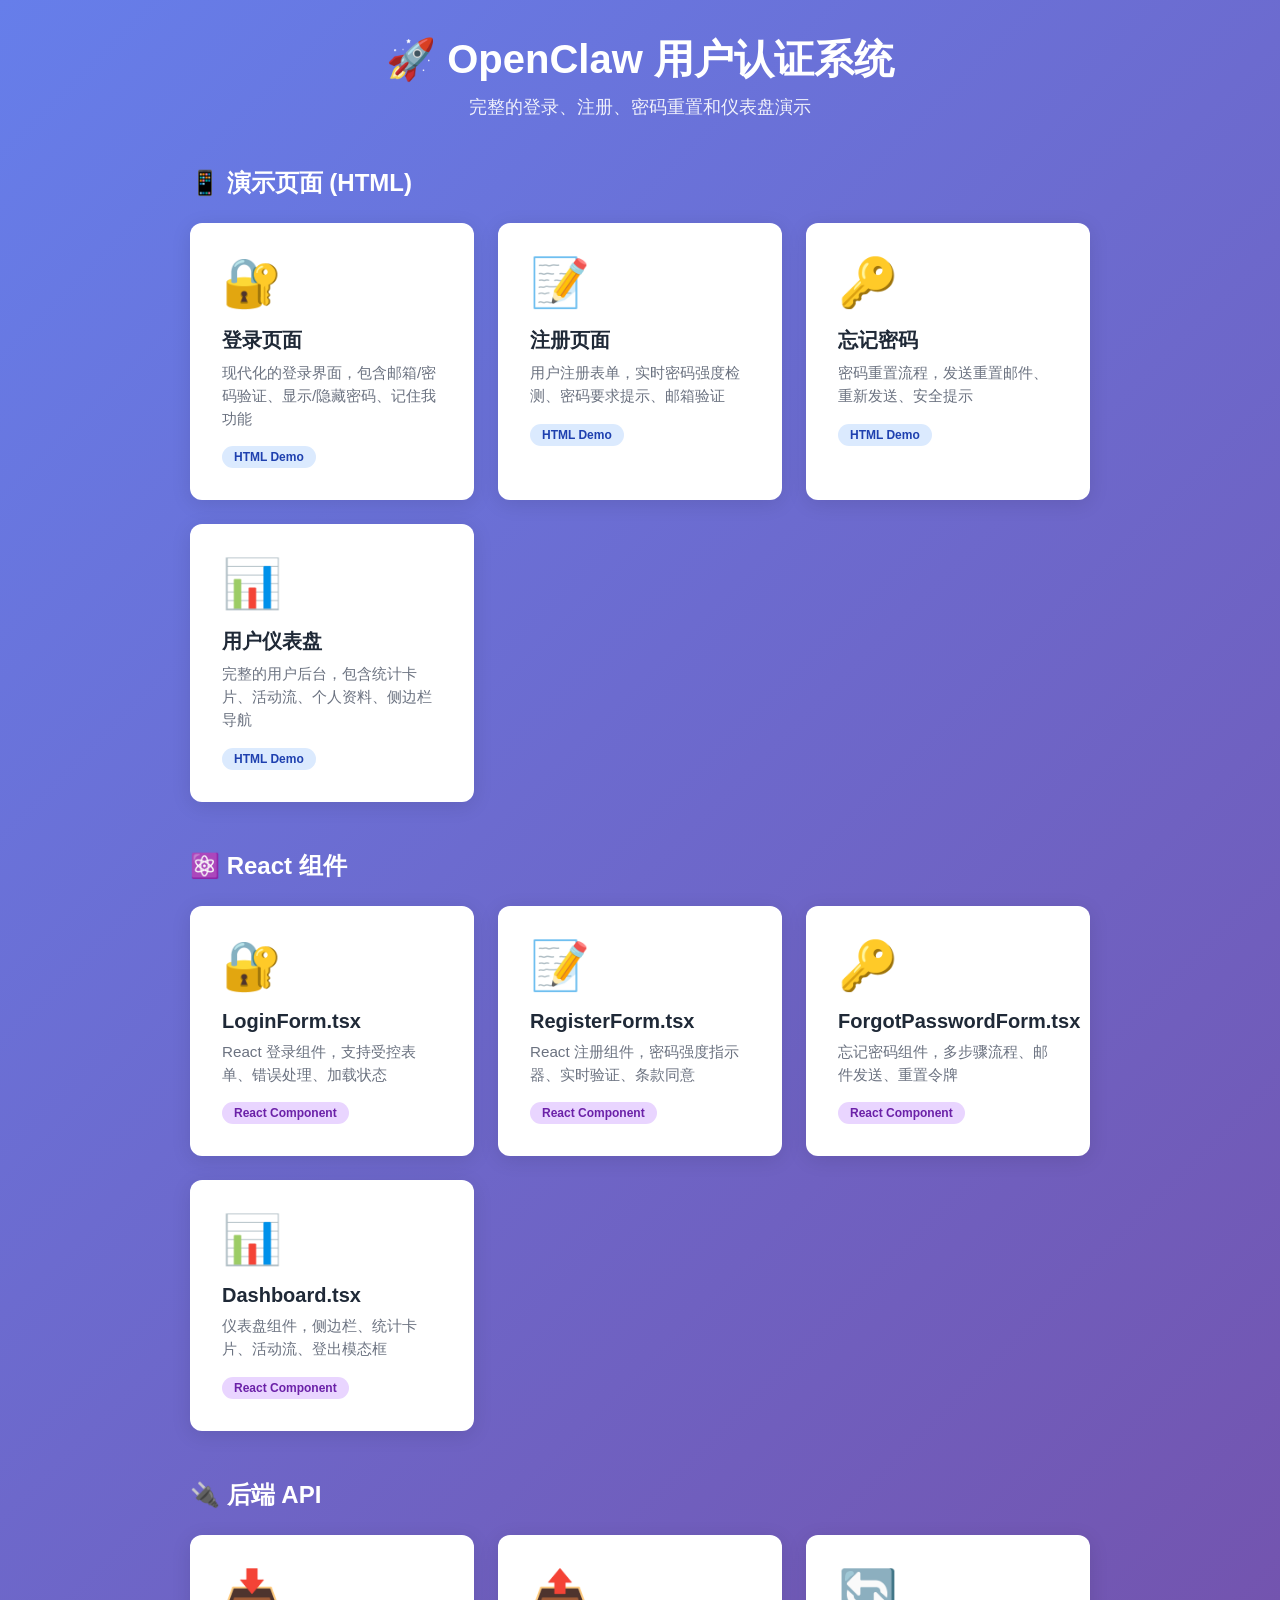
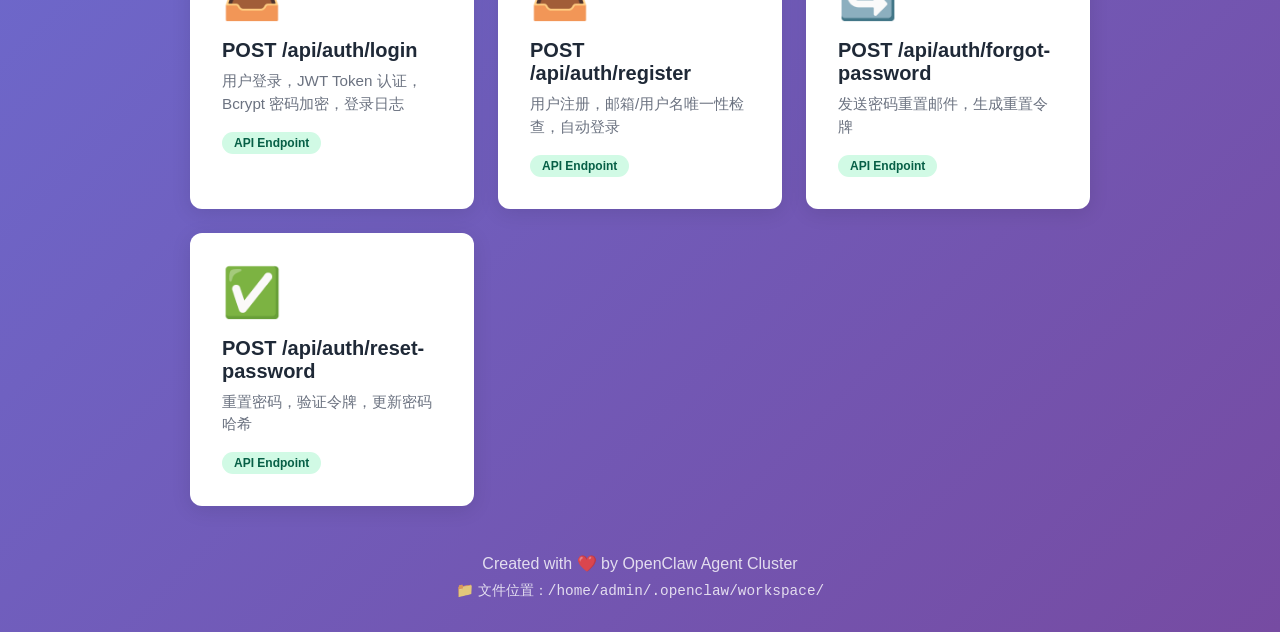
<file: demo/index.html>
<!DOCTYPE html>
<html lang="zh-CN">
<head>
  <meta charset="UTF-8">
  <meta name="viewport" content="width=device-width, initial-scale=1.0">
  <title>OpenClaw 用户认证系统 - 演示中心</title>
  <style>
    * { margin: 0; padding: 0; box-sizing: border-box; }
    body {
      font-family: -apple-system, BlinkMacSystemFont, 'Segoe UI', Roboto, sans-serif;
      background: linear-gradient(135deg, #667eea 0%, #764ba2 100%);
      min-height: 100vh;
      padding: 2rem;
    }
    .container { max-width: 900px; margin: 0 auto; }
    .header { text-align: center; color: white; margin-bottom: 3rem; }
    .header h1 { font-size: 2.5rem; margin-bottom: 0.5rem; }
    .header p { font-size: 1.1rem; opacity: 0.9; }
    .grid { display: grid; grid-template-columns: repeat(auto-fit, minmax(280px, 1fr)); gap: 1.5rem; }
    .card {
      background: white; border-radius: 12px; padding: 2rem;
      box-shadow: 0 4px 20px rgba(0,0,0,0.1);
      transition: transform 0.2s, box-shadow 0.2s;
      text-decoration: none; color: inherit;
    }
    .card:hover { transform: translateY(-4px); box-shadow: 0 8px 30px rgba(0,0,0,0.15); }
    .card .icon { font-size: 3rem; margin-bottom: 1rem; }
    .card h2 { font-size: 1.25rem; color: #1f2937; margin-bottom: 0.5rem; }
    .card p { color: #6b7280; font-size: 0.95rem; line-height: 1.5; }
    .card .badge {
      display: inline-block; padding: 0.25rem 0.75rem;
      border-radius: 999px; font-size: 0.75rem; font-weight: 600;
      margin-top: 1rem;
    }
    .badge.demo { background: #dbeafe; color: #1e40af; }
    .badge.react { background: #e9d5ff; color: #6b21a8; }
    .badge.api { background: #d1fae5; color: #065f46; }
    .footer { text-align: center; color: white; margin-top: 3rem; opacity: 0.8; }
    .section-title { color: white; margin-bottom: 1.5rem; font-size: 1.5rem; }
  </style>
</head>
<body>
  <div class="container">
    <div class="header">
      <h1>🚀 OpenClaw 用户认证系统</h1>
      <p>完整的登录、注册、密码重置和仪表盘演示</p>
    </div>

    <h2 class="section-title">📱 演示页面 (HTML)</h2>
    <div class="grid">
      <a href="login-preview.html" class="card">
        <div class="icon">🔐</div>
        <h2>登录页面</h2>
        <p>现代化的登录界面，包含邮箱/密码验证、显示/隐藏密码、记住我功能</p>
        <span class="badge demo">HTML Demo</span>
      </a>

      <a href="register-preview.html" class="card">
        <div class="icon">📝</div>
        <h2>注册页面</h2>
        <p>用户注册表单，实时密码强度检测、密码要求提示、邮箱验证</p>
        <span class="badge demo">HTML Demo</span>
      </a>

      <a href="forgot-password-preview.html" class="card">
        <div class="icon">🔑</div>
        <h2>忘记密码</h2>
        <p>密码重置流程，发送重置邮件、重新发送、安全提示</p>
        <span class="badge demo">HTML Demo</span>
      </a>

      <a href="dashboard-preview.html" class="card">
        <div class="icon">📊</div>
        <h2>用户仪表盘</h2>
        <p>完整的用户后台，包含统计卡片、活动流、个人资料、侧边栏导航</p>
        <span class="badge demo">HTML Demo</span>
      </a>
    </div>

    <h2 class="section-title" style="margin-top: 3rem;">⚛️ React 组件</h2>
    <div class="grid">
      <div class="card">
        <div class="icon">🔐</div>
        <h2>LoginForm.tsx</h2>
        <p>React 登录组件，支持受控表单、错误处理、加载状态</p>
        <span class="badge react">React Component</span>
      </div>

      <div class="card">
        <div class="icon">📝</div>
        <h2>RegisterForm.tsx</h2>
        <p>React 注册组件，密码强度指示器、实时验证、条款同意</p>
        <span class="badge react">React Component</span>
      </div>

      <div class="card">
        <div class="icon">🔑</div>
        <h2>ForgotPasswordForm.tsx</h2>
        <p>忘记密码组件，多步骤流程、邮件发送、重置令牌</p>
        <span class="badge react">React Component</span>
      </div>

      <div class="card">
        <div class="icon">📊</div>
        <h2>Dashboard.tsx</h2>
        <p>仪表盘组件，侧边栏、统计卡片、活动流、登出模态框</p>
        <span class="badge react">React Component</span>
      </div>
    </div>

    <h2 class="section-title" style="margin-top: 3rem;">🔌 后端 API</h2>
    <div class="grid">
      <div class="card">
        <div class="icon">📥</div>
        <h2>POST /api/auth/login</h2>
        <p>用户登录，JWT Token 认证，Bcrypt 密码加密，登录日志</p>
        <span class="badge api">API Endpoint</span>
      </div>

      <div class="card">
        <div class="icon">📤</div>
        <h2>POST /api/auth/register</h2>
        <p>用户注册，邮箱/用户名唯一性检查，自动登录</p>
        <span class="badge api">API Endpoint</span>
      </div>

      <div class="card">
        <div class="icon">🔄</div>
        <h2>POST /api/auth/forgot-password</h2>
        <p>发送密码重置邮件，生成重置令牌</p>
        <span class="badge api">API Endpoint</span>
      </div>

      <div class="card">
        <div class="icon">✅</div>
        <h2>POST /api/auth/reset-password</h2>
        <p>重置密码，验证令牌，更新密码哈希</p>
        <span class="badge api">API Endpoint</span>
      </div>
    </div>

    <div class="footer">
      <p>Created with ❤️ by OpenClaw Agent Cluster</p>
      <p style="margin-top: 0.5rem; font-size: 0.9rem;">
        📁 文件位置：<code>/home/admin/.openclaw/workspace/</code>
      </p>
    </div>
  </div>

  <script>
    console.log('%c🎉 OpenClaw 用户认证系统', 'font-size: 20px; color: #667eea; font-weight: bold;');
    console.log('\n📁 文件结构:');
    console.log('  demo/          - HTML 演示页面');
    console.log('  src/components - React 组件');
    console.log('  src/api/auth   - 后端 API');
    console.log('  src/utils      - 工具函数');
    console.log('\n🚀 开始使用：打开任意一个演示页面查看效果！');
  </script>
</body>
</html>
</file>
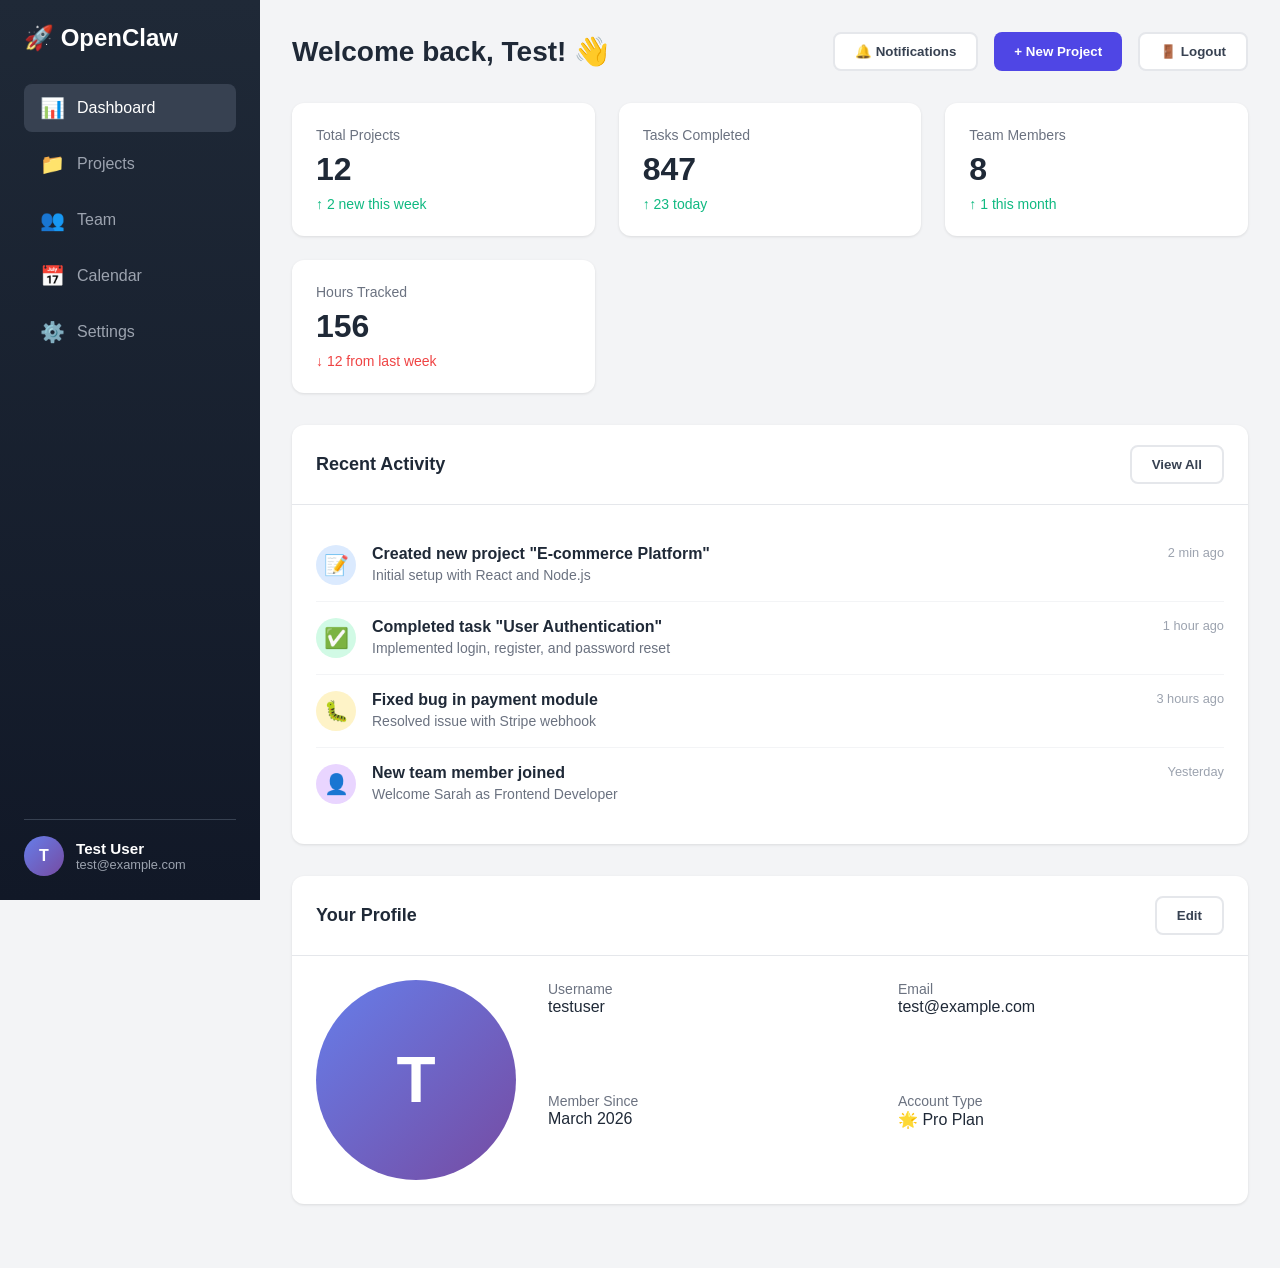
<file: demo/dashboard-preview.html>
<!DOCTYPE html>
<html lang="zh-CN">
<head>
  <meta charset="UTF-8">
  <meta name="viewport" content="width=device-width, initial-scale=1.0">
  <title>用户仪表盘 - OpenClaw</title>
  <style>
    * { margin: 0; padding: 0; box-sizing: border-box; }
    body { font-family: -apple-system, BlinkMacSystemFont, 'Segoe UI', Roboto, sans-serif; background: #f3f4f6; }
    
    /* Sidebar */
    .sidebar {
      position: fixed; left: 0; top: 0; bottom: 0; width: 260px;
      background: linear-gradient(180deg, #1f2937 0%, #111827 100%);
      color: #ffffff; padding: 1.5rem; display: flex; flex-direction: column;
    }
    .logo { font-size: 1.5rem; font-weight: 700; margin-bottom: 2rem; display: flex; align-items: center; gap: 0.5rem; }
    .nav-menu { list-style: none; flex: 1; }
    .nav-menu li { margin-bottom: 0.5rem; }
    .nav-menu a {
      display: flex; align-items: center; gap: 0.75rem; padding: 0.75rem 1rem;
      color: #9ca3af; text-decoration: none; border-radius: 8px; transition: all 0.2s;
    }
    .nav-menu a:hover, .nav-menu a.active { background: #374151; color: #ffffff; }
    .nav-menu .icon { font-size: 1.25rem; }
    .user-mini {
      display: flex; align-items: center; gap: 0.75rem; padding-top: 1rem;
      border-top: 1px solid #374151;
    }
    .avatar {
      width: 40px; height: 40px; border-radius: 50%;
      background: linear-gradient(135deg, #667eea 0%, #764ba2 100%);
      display: flex; align-items: center; justify-content: center; font-weight: 700;
    }
    .user-info { flex: 1; }
    .user-info .name { font-weight: 600; font-size: 0.95rem; }
    .user-info .email { font-size: 0.8rem; color: #9ca3af; }
    
    /* Main Content */
    .main { margin-left: 260px; padding: 2rem; }
    .header {
      display: flex; justify-content: space-between; align-items: center; margin-bottom: 2rem;
    }
    .header h1 { font-size: 1.75rem; color: #1f2937; }
    .header-actions { display: flex; gap: 1rem; }
    .btn {
      padding: 0.625rem 1.25rem; border-radius: 8px; font-weight: 600; cursor: pointer; border: none;
    }
    .btn-primary { background: #4f46e5; color: white; }
    .btn-primary:hover { background: #4338ca; }
    .btn-outline { background: white; border: 2px solid #e5e7eb; color: #374151; }
    .btn-outline:hover { border-color: #4f46e5; }
    
    /* Stats Cards */
    .stats-grid {
      display: grid; grid-template-columns: repeat(auto-fit, minmax(240px, 1fr));
      gap: 1.5rem; margin-bottom: 2rem;
    }
    .stat-card {
      background: white; padding: 1.5rem; border-radius: 12px;
      box-shadow: 0 1px 3px rgba(0,0,0,0.1);
    }
    .stat-card .label { font-size: 0.875rem; color: #6b7280; margin-bottom: 0.5rem; }
    .stat-card .value { font-size: 2rem; font-weight: 700; color: #1f2937; }
    .stat-card .change { font-size: 0.875rem; margin-top: 0.5rem; }
    .stat-card .change.up { color: #10b981; }
    .stat-card .change.down { color: #ef4444; }
    
    /* Recent Activity */
    .card { background: white; border-radius: 12px; box-shadow: 0 1px 3px rgba(0,0,0,0.1); margin-bottom: 2rem; }
    .card-header {
      padding: 1.25rem 1.5rem; border-bottom: 1px solid #e5e7eb;
      display: flex; justify-content: space-between; align-items: center;
    }
    .card-header h2 { font-size: 1.125rem; color: #1f2937; }
    .card-body { padding: 1.5rem; }
    
    /* Activity List */
    .activity-list { list-style: none; }
    .activity-item {
      display: flex; gap: 1rem; padding: 1rem 0; border-bottom: 1px solid #f3f4f6;
    }
    .activity-item:last-child { border-bottom: none; }
    .activity-icon {
      width: 40px; height: 40px; border-radius: 50%;
      display: flex; align-items: center; justify-content: center; font-size: 1.25rem;
    }
    .activity-icon.blue { background: #dbeafe; }
    .activity-icon.green { background: #d1fae5; }
    .activity-icon.yellow { background: #fef3c7; }
    .activity-icon.purple { background: #e9d5ff; }
    .activity-content { flex: 1; }
    .activity-content .title { font-weight: 600; color: #1f2937; margin-bottom: 0.25rem; }
    .activity-content .desc { font-size: 0.875rem; color: #6b7280; }
    .activity-time { font-size: 0.8rem; color: #9ca3af; white-space: nowrap; }
    
    /* Profile Section */
    .profile-grid { display: grid; grid-template-columns: 200px 1fr; gap: 2rem; }
    .profile-avatar {
      width: 200px; height: 200px; border-radius: 50%;
      background: linear-gradient(135deg, #667eea 0%, #764ba2 100%);
      display: flex; align-items: center; justify-content: center;
      font-size: 4rem; color: white; font-weight: 700; margin: 0 auto;
    }
    .profile-details { display: grid; grid-template-columns: repeat(2, 1fr); gap: 1.5rem; }
    .detail-group { }
    .detail-group label { font-size: 0.875rem; color: #6b7280; margin-bottom: 0.25rem; }
    .detail-group .value { font-size: 1rem; color: #1f2937; font-weight: 500; }
    
    /* Logout Modal */
    .modal-overlay {
      position: fixed; inset: 0; background: rgba(0,0,0,0.5);
      display: none; align-items: center; justify-content: center; z-index: 1000;
    }
    .modal-overlay.active { display: flex; }
    .modal {
      background: white; padding: 2rem; border-radius: 12px; max-width: 400px; width: 90%;
      text-align: center;
    }
    .modal h2 { margin-bottom: 0.5rem; }
    .modal p { color: #6b7280; margin-bottom: 1.5rem; }
    .modal-buttons { display: flex; gap: 1rem; justify-content: center; }
    .btn-danger { background: #ef4444; color: white; }
    .btn-danger:hover { background: #dc2626; }
    .btn-secondary { background: #e5e7eb; color: #374151; }
    
    @media (max-width: 768px) {
      .sidebar { display: none; }
      .main { margin-left: 0; }
      .profile-grid { grid-template-columns: 1fr; }
    }
  </style>
</head>
<body>
  <!-- Sidebar -->
  <aside class="sidebar">
    <div class="logo">🚀 OpenClaw</div>
    <ul class="nav-menu">
      <li><a href="#" class="active"><span class="icon">📊</span> Dashboard</a></li>
      <li><a href="#"><span class="icon">📁</span> Projects</a></li>
      <li><a href="#"><span class="icon">👥</span> Team</a></li>
      <li><a href="#"><span class="icon">📅</span> Calendar</a></li>
      <li><a href="#"><span class="icon">⚙️</span> Settings</a></li>
    </ul>
    <div class="user-mini">
      <div class="avatar" id="sidebarAvatar">U</div>
      <div class="user-info">
        <div class="name" id="sidebarName">User</div>
        <div class="email" id="sidebarEmail">user@example.com</div>
      </div>
    </div>
  </aside>

  <!-- Main Content -->
  <main class="main">
    <div class="header">
      <h1>Welcome back, <span id="headerName">User</span>! 👋</h1>
      <div class="header-actions">
        <button class="btn btn-outline" onclick="alert('Notifications')">🔔 Notifications</button>
        <button class="btn btn-primary" onclick="alert('Create new project')">+ New Project</button>
        <button class="btn btn-outline" onclick="showLogoutModal()">🚪 Logout</button>
      </div>
    </div>

    <!-- Stats -->
    <div class="stats-grid">
      <div class="stat-card">
        <div class="label">Total Projects</div>
        <div class="value">12</div>
        <div class="change up">↑ 2 new this week</div>
      </div>
      <div class="stat-card">
        <div class="label">Tasks Completed</div>
        <div class="value">847</div>
        <div class="change up">↑ 23 today</div>
      </div>
      <div class="stat-card">
        <div class="label">Team Members</div>
        <div class="value">8</div>
        <div class="change up">↑ 1 this month</div>
      </div>
      <div class="stat-card">
        <div class="label">Hours Tracked</div>
        <div class="value">156</div>
        <div class="change down">↓ 12 from last week</div>
      </div>
    </div>

    <!-- Recent Activity -->
    <div class="card">
      <div class="card-header">
        <h2>Recent Activity</h2>
        <button class="btn btn-outline" onclick="alert('View all')">View All</button>
      </div>
      <div class="card-body">
        <ul class="activity-list">
          <li class="activity-item">
            <div class="activity-icon blue">📝</div>
            <div class="activity-content">
              <div class="title">Created new project "E-commerce Platform"</div>
              <div class="desc">Initial setup with React and Node.js</div>
            </div>
            <div class="activity-time">2 min ago</div>
          </li>
          <li class="activity-item">
            <div class="activity-icon green">✅</div>
            <div class="activity-content">
              <div class="title">Completed task "User Authentication"</div>
              <div class="desc">Implemented login, register, and password reset</div>
            </div>
            <div class="activity-time">1 hour ago</div>
          </li>
          <li class="activity-item">
            <div class="activity-icon yellow">🐛</div>
            <div class="activity-content">
              <div class="title">Fixed bug in payment module</div>
              <div class="desc">Resolved issue with Stripe webhook</div>
            </div>
            <div class="activity-time">3 hours ago</div>
          </li>
          <li class="activity-item">
            <div class="activity-icon purple">👤</div>
            <div class="activity-content">
              <div class="title">New team member joined</div>
              <div class="desc">Welcome Sarah as Frontend Developer</div>
            </div>
            <div class="activity-time">Yesterday</div>
          </li>
        </ul>
      </div>
    </div>

    <!-- Profile Preview -->
    <div class="card">
      <div class="card-header">
        <h2>Your Profile</h2>
        <button class="btn btn-outline" onclick="alert('Edit profile')">Edit</button>
      </div>
      <div class="card-body">
        <div class="profile-grid">
          <div class="profile-avatar" id="profileAvatar">U</div>
          <div class="profile-details">
            <div class="detail-group">
              <label>Username</label>
              <div class="value" id="profileUsername">user</div>
            </div>
            <div class="detail-group">
              <label>Email</label>
              <div class="value" id="profileEmail">user@example.com</div>
            </div>
            <div class="detail-group">
              <label>Member Since</label>
              <div class="value">March 2026</div>
            </div>
            <div class="detail-group">
              <label>Account Type</label>
              <div class="value">🌟 Pro Plan</div>
            </div>
          </div>
        </div>
      </div>
    </div>
  </main>

  <!-- Logout Modal -->
  <div class="modal-overlay" id="logoutModal">
    <div class="modal">
      <h2>Logout?</h2>
      <p>Are you sure you want to logout from your account?</p>
      <div class="modal-buttons">
        <button class="btn btn-secondary" onclick="hideLogoutModal()">Cancel</button>
        <button class="btn btn-danger" onclick="performLogout()">Logout</button>
      </div>
    </div>
  </div>

  <script>
    // Mock user data
    const user = {
      username: 'testuser',
      email: 'test@example.com',
      name: 'Test User'
    };

    // Initialize dashboard
    function initDashboard() {
      const initial = user.username.charAt(0).toUpperCase();
      document.getElementById('sidebarAvatar').textContent = initial;
      document.getElementById('sidebarName').textContent = user.name;
      document.getElementById('sidebarEmail').textContent = user.email;
      document.getElementById('headerName').textContent = user.name.split(' ')[0];
      document.getElementById('profileAvatar').textContent = initial;
      document.getElementById('profileUsername').textContent = user.username;
      document.getElementById('profileEmail').textContent = user.email;
    }

    function showLogoutModal() {
      document.getElementById('logoutModal').classList.add('active');
    }

    function hideLogoutModal() {
      document.getElementById('logoutModal').classList.remove('active');
    }

    function performLogout() {
      alert('Logging out... Redirecting to login page.');
      hideLogoutModal();
    }

    initDashboard();
  </script>
</body>
</html>
</file>
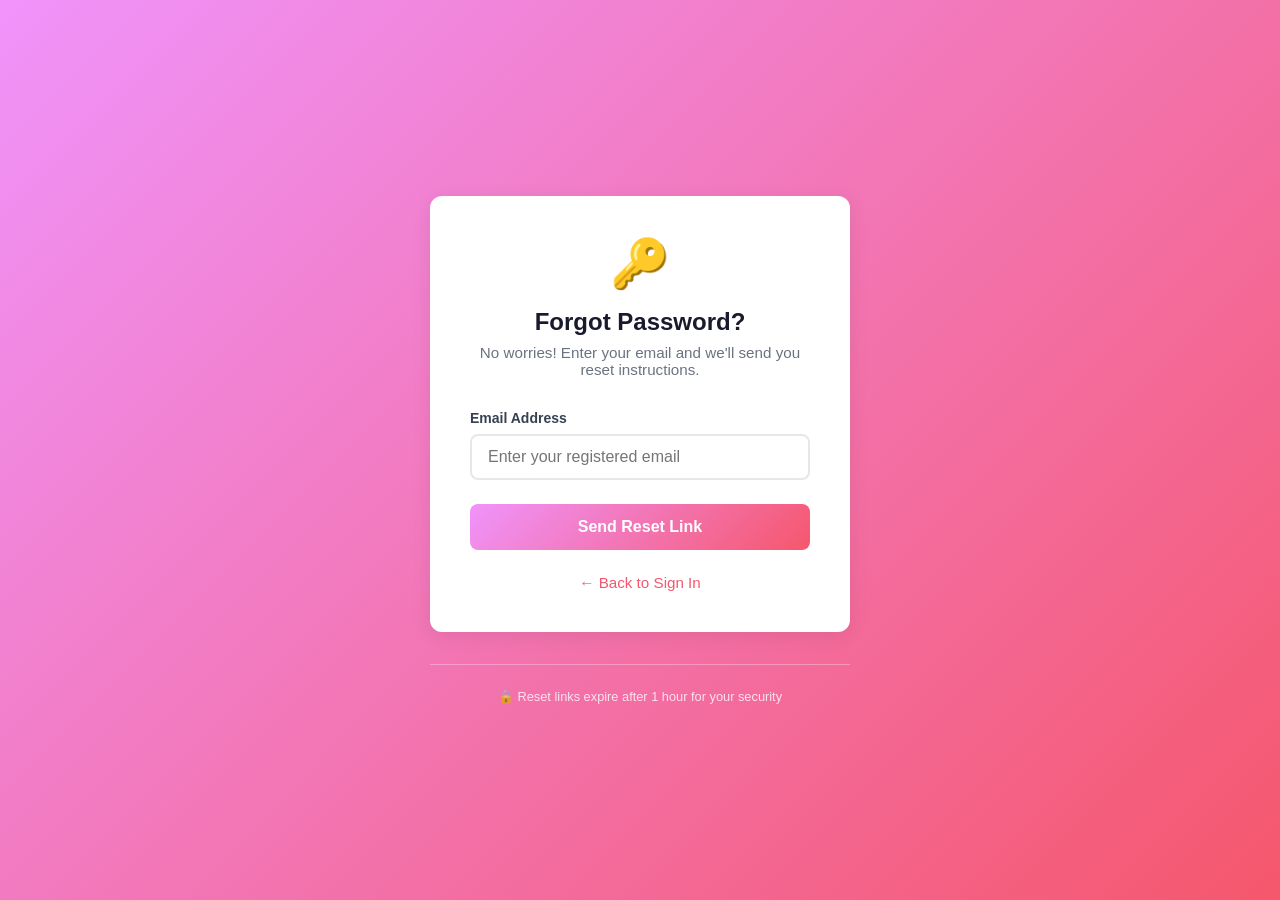
<file: demo/forgot-password-preview.html>
<!DOCTYPE html>
<html lang="zh-CN">
<head>
  <meta charset="UTF-8">
  <meta name="viewport" content="width=device-width, initial-scale=1.0">
  <title>忘记密码 - OpenClaw</title>
  <style>
    * { margin: 0; padding: 0; box-sizing: border-box; }
    body {
      font-family: -apple-system, BlinkMacSystemFont, 'Segoe UI', Roboto, sans-serif;
      min-height: 100vh;
      display: flex;
      align-items: center;
      justify-content: center;
      background: linear-gradient(135deg, #f093fb 0%, #f5576c 100%);
      padding: 1rem;
    }
    .container { max-width: 420px; width: 100%; }
    .card {
      background: #ffffff; padding: 2.5rem; border-radius: 12px;
      box-shadow: 0 4px 20px rgba(0, 0, 0, 0.08);
    }
    .header { text-align: center; margin-bottom: 2rem; }
    .header .icon { font-size: 3rem; margin-bottom: 1rem; }
    .header h1 { font-size: 1.5rem; font-weight: 700; color: #1a1a2e; margin: 0 0 0.5rem 0; }
    .header p { color: #6b7280; font-size: 0.95rem; }
    .form-group { margin-bottom: 1.5rem; }
    .form-group label { display: block; font-size: 0.875rem; font-weight: 600; color: #374151; margin-bottom: 0.5rem; }
    .form-group input {
      width: 100%; padding: 0.75rem 1rem; font-size: 1rem;
      border: 2px solid #e5e7eb; border-radius: 8px; transition: all 0.2s ease;
    }
    .form-group input:focus {
      outline: none; border-color: #f5576c; box-shadow: 0 0 0 3px rgba(245, 87, 108, 0.1);
    }
    .error-message { color: #ef4444; font-size: 0.8rem; margin-top: 0.375rem; display: none; }
    .error-message.visible { display: block; }
    .submit-button {
      width: 100%; padding: 0.875rem 1.5rem; font-size: 1rem; font-weight: 600; color: #ffffff;
      background: linear-gradient(135deg, #f093fb 0%, #f5576c 100%);
      border: none; border-radius: 8px; cursor: pointer; transition: all 0.2s ease;
    }
    .submit-button:hover:not(:disabled) { transform: translateY(-1px); box-shadow: 0 4px 12px rgba(245, 87, 108, 0.4); }
    .submit-button:disabled { opacity: 0.6; cursor: not-allowed; }
    .back-link { text-align: center; margin-top: 1.5rem; }
    .back-link a { color: #f5576c; text-decoration: none; font-size: 0.95rem; }
    .back-link a:hover { text-decoration: underline; }
    .success-state { text-align: center; padding: 1rem; }
    .success-state .icon { font-size: 4rem; margin-bottom: 1rem; }
    .success-state h2 { color: #1a1a2e; margin-bottom: 0.5rem; }
    .success-state p { color: #6b7280; margin-bottom: 1.5rem; }
    .email-display {
      background: #f3f4f6; padding: 1rem; border-radius: 8px; margin-bottom: 1.5rem;
      font-family: monospace; color: #1f2937;
    }
    .info-box {
      background: #eff6ff; border: 1px solid #bfdbfe; border-radius: 8px;
      padding: 1rem; margin-bottom: 1.5rem; font-size: 0.875rem; color: #1e40af;
    }
    .info-box ul { padding-left: 1.25rem; margin-top: 0.5rem; }
    .info-box li { margin-bottom: 0.25rem; }
    .resend-button {
      background: none; border: 2px solid #f5576c; color: #f5576c;
      padding: 0.5rem 1.5rem; border-radius: 8px; cursor: pointer;
      font-weight: 600; margin-top: 1rem;
    }
    .resend-button:hover { background: #fef2f2; }
    .footer { text-align: center; margin-top: 2rem; padding-top: 1.5rem; border-top: 1px solid rgba(255,255,255,0.3); }
    .footer p { color: rgba(255,255,255,0.8); font-size: 0.8rem; }
    @media (max-width: 480px) { .container { padding: 0; } .card { padding: 1.5rem; } }
  </style>
</head>
<body>
  <div class="container">
    <!-- Step 1: Enter Email -->
    <div class="card" id="step1">
      <div class="header">
        <div class="icon">🔑</div>
        <h1>Forgot Password?</h1>
        <p>No worries! Enter your email and we'll send you reset instructions.</p>
      </div>

      <form id="forgotForm">
        <div class="form-group">
          <label for="email">Email Address</label>
          <input id="email" type="email" placeholder="Enter your registered email" autocomplete="email" />
          <span class="error-message" id="emailError"></span>
        </div>

        <button type="submit" class="submit-button" id="submitBtn">Send Reset Link</button>
      </form>

      <div class="back-link">
        <a href="#" onclick="alert('返回登录页面'); return false;">← Back to Sign In</a>
      </div>
    </div>

    <!-- Step 2: Success -->
    <div class="card success-state" id="step2" style="display: none;">
      <div class="icon">📧</div>
      <h2>Check Your Email</h2>
      <p>We've sent password reset instructions to:</p>
      <div class="email-display" id="emailDisplay"></div>
      
      <div class="info-box">
        <strong>Didn't receive the email?</strong>
        <ul>
          <li>Check your spam folder</li>
          <li>Make sure you entered the correct email</li>
          <li>Wait a few minutes and try again</li>
        </ul>
      </div>

      <button class="submit-button" onclick="location.reload()">Done</button>
      <button class="resend-button" id="resendBtn">Resend Email</button>

      <div class="back-link">
        <a href="#" onclick="document.getElementById('step2').style.display='none'; document.getElementById('step1').style.display='block'; return false;">← Try a different email</a>
      </div>
    </div>

    <div class="footer">
      <p>🔒 Reset links expire after 1 hour for your security</p>
    </div>
  </div>

  <script>
    const forgotForm = document.getElementById('forgotForm');
    const emailInput = document.getElementById('email');
    const emailError = document.getElementById('emailError');
    const submitBtn = document.getElementById('submitBtn');
    const step1 = document.getElementById('step1');
    const step2 = document.getElementById('step2');
    const emailDisplay = document.getElementById('emailDisplay');
    const resendBtn = document.getElementById('resendBtn');

    function validateEmail(email) {
      if (!email || email.trim().length === 0) return 'Email is required';
      if (!/^[^\s@]+@[^\s@]+\.[^\s@]+$/.test(email.trim())) return 'Please enter a valid email address';
      return null;
    }

    forgotForm.addEventListener('submit', async (e) => {
      e.preventDefault();
      const err = validateEmail(emailInput.value);
      if (err) { emailError.textContent = err; emailError.classList.add('visible'); return; }

      submitBtn.disabled = true;
      submitBtn.textContent = 'Sending...';

      await new Promise(r => setTimeout(r, 1500));

      step1.style.display = 'none';
      step2.style.display = 'block';
      emailDisplay.textContent = emailInput.value.trim();
    });

    resendBtn.addEventListener('click', async () => {
      resendBtn.disabled = true;
      resendBtn.textContent = 'Sending...';
      await new Promise(r => setTimeout(r, 1500));
      resendBtn.textContent = 'Email Sent! ✓';
      setTimeout(() => {
        resendBtn.disabled = false;
        resendBtn.textContent = 'Resend Email';
      }, 3000);
    });

    emailInput.addEventListener('input', () => {
      emailError.classList.remove('visible');
    });
  </script>
</body>
</html>
</file>
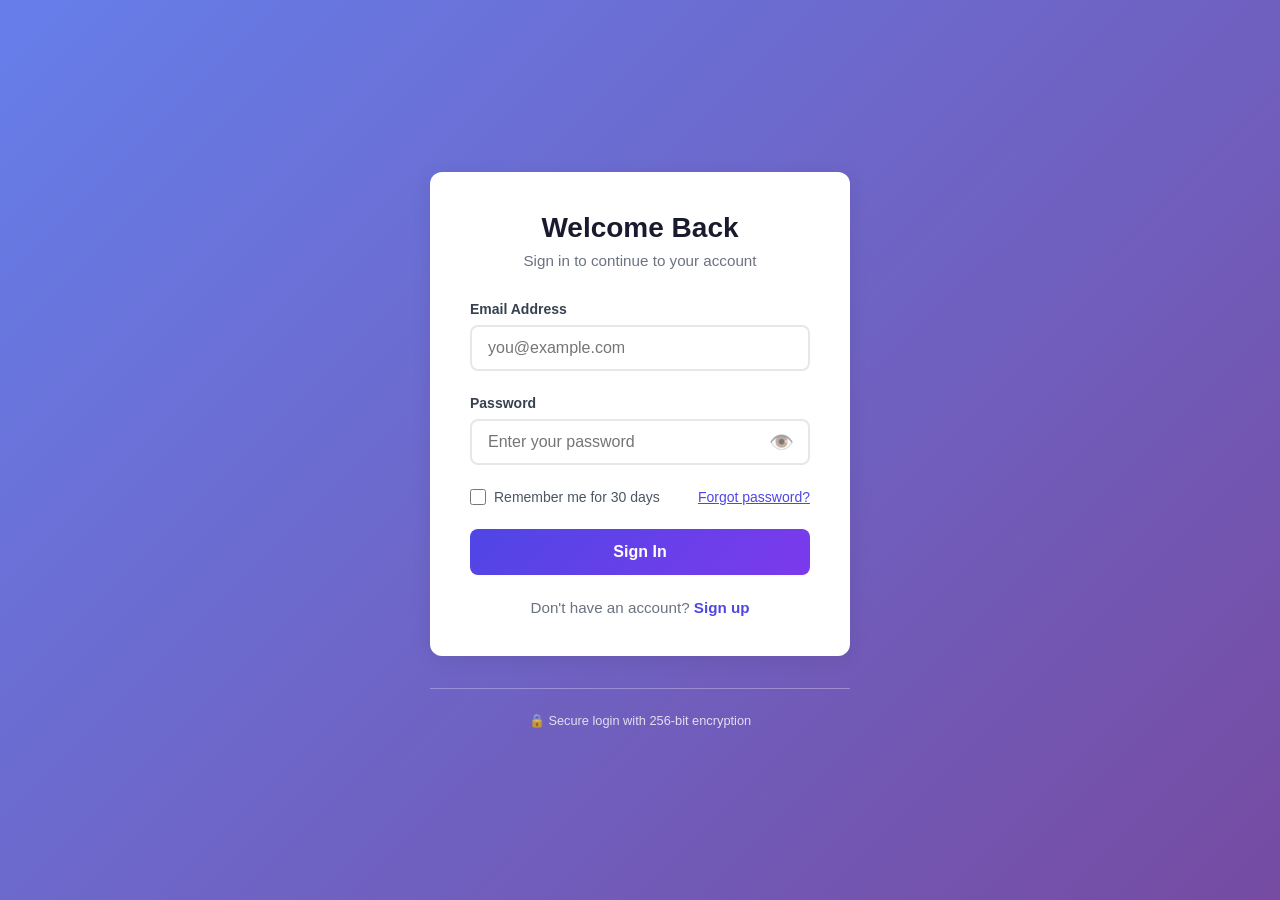
<file: demo/login-preview.html>
<!DOCTYPE html>
<html lang="zh-CN">
<head>
  <meta charset="UTF-8">
  <meta name="viewport" content="width=device-width, initial-scale=1.0">
  <title>登录界面演示 - OpenClaw</title>
  <style>
    * {
      margin: 0;
      padding: 0;
      box-sizing: border-box;
    }

    body {
      font-family: -apple-system, BlinkMacSystemFont, 'Segoe UI', Roboto, 'Helvetica Neue', Arial, sans-serif;
      min-height: 100vh;
      display: flex;
      align-items: center;
      justify-content: center;
      background: linear-gradient(135deg, #667eea 0%, #764ba2 100%);
      padding: 1rem;
    }

    .login-container {
      max-width: 420px;
      width: 100%;
    }

    .login-form {
      background: #ffffff;
      padding: 2.5rem;
      border-radius: 12px;
      box-shadow: 0 4px 20px rgba(0, 0, 0, 0.08);
    }

    .login-header {
      text-align: center;
      margin-bottom: 2rem;
    }

    .login-header h1 {
      font-size: 1.75rem;
      font-weight: 700;
      color: #1a1a2e;
      margin: 0 0 0.5rem 0;
    }

    .login-header p {
      color: #6b7280;
      font-size: 0.95rem;
    }

    .form-group {
      margin-bottom: 1.5rem;
    }

    .form-group label {
      display: block;
      font-size: 0.875rem;
      font-weight: 600;
      color: #374151;
      margin-bottom: 0.5rem;
    }

    .form-group input[type="email"],
    .form-group input[type="password"] {
      width: 100%;
      padding: 0.75rem 1rem;
      font-size: 1rem;
      border: 2px solid #e5e7eb;
      border-radius: 8px;
      transition: all 0.2s ease;
    }

    .form-group input:focus {
      outline: none;
      border-color: #4f46e5;
      box-shadow: 0 0 0 3px rgba(79, 70, 229, 0.1);
    }

    .password-input-wrapper {
      position: relative;
      display: flex;
      align-items: center;
    }

    .password-input-wrapper input {
      padding-right: 3rem;
    }

    .toggle-password {
      position: absolute;
      right: 0.75rem;
      background: none;
      border: none;
      cursor: pointer;
      font-size: 1.25rem;
      padding: 0.25rem;
      opacity: 0.6;
      transition: opacity 0.2s;
    }

    .toggle-password:hover {
      opacity: 1;
    }

    .error-message {
      display: block;
      color: #ef4444;
      font-size: 0.8rem;
      margin-top: 0.375rem;
    }

    .form-options {
      display: flex;
      justify-content: space-between;
      align-items: center;
      margin-bottom: 1.5rem;
    }

    .remember-me {
      display: flex;
      align-items: center;
      gap: 0.5rem;
      font-size: 0.875rem;
      color: #4b5563;
      cursor: pointer;
    }

    .remember-me input[type="checkbox"] {
      width: 1rem;
      height: 1rem;
      cursor: pointer;
    }

    .forgot-password-link {
      background: none;
      border: none;
      color: #4f46e5;
      font-size: 0.875rem;
      cursor: pointer;
      padding: 0;
      text-decoration: underline;
    }

    .forgot-password-link:hover {
      color: #4338ca;
    }

    .error-banner {
      background: #fef2f2;
      border: 1px solid #fecaca;
      color: #dc2626;
      padding: 0.875rem 1rem;
      border-radius: 8px;
      margin-bottom: 1.5rem;
      font-size: 0.875rem;
      display: flex;
      align-items: center;
      gap: 0.5rem;
      display: none;
    }

    .error-banner.visible {
      display: flex;
    }

    .submit-button {
      width: 100%;
      padding: 0.875rem 1.5rem;
      font-size: 1rem;
      font-weight: 600;
      color: #ffffff;
      background: linear-gradient(135deg, #4f46e5 0%, #7c3aed 100%);
      border: none;
      border-radius: 8px;
      cursor: pointer;
      transition: all 0.2s ease;
      display: flex;
      align-items: center;
      justify-content: center;
      gap: 0.5rem;
    }

    .submit-button:hover:not(:disabled) {
      transform: translateY(-1px);
      box-shadow: 0 4px 12px rgba(79, 70, 229, 0.4);
    }

    .submit-button:disabled {
      opacity: 0.6;
      cursor: not-allowed;
      transform: none;
    }

    .spinner {
      width: 1rem;
      height: 1rem;
      border: 2px solid rgba(255, 255, 255, 0.3);
      border-top-color: #ffffff;
      border-radius: 50%;
      animation: spin 0.6s linear infinite;
    }

    @keyframes spin {
      to {
        transform: rotate(360deg);
      }
    }

    .register-link {
      text-align: center;
      margin-top: 1.5rem;
      color: #6b7280;
      font-size: 0.95rem;
    }

    .register-link button {
      background: none;
      border: none;
      color: #4f46e5;
      font-weight: 600;
      cursor: pointer;
      padding: 0;
      font-size: inherit;
    }

    .register-link button:hover {
      color: #4338ca;
      text-decoration: underline;
    }

    .login-footer {
      text-align: center;
      margin-top: 2rem;
      padding-top: 1.5rem;
      border-top: 1px solid rgba(255, 255, 255, 0.3);
    }

    .login-footer p {
      color: rgba(255, 255, 255, 0.8);
      font-size: 0.8rem;
    }

    /* 成功状态 */
    .success-container {
      text-align: center;
      padding: 2rem;
    }

    .success-icon {
      font-size: 4rem;
      margin-bottom: 1rem;
    }

    .success-container h2 {
      color: #1a1a2e;
      margin-bottom: 0.5rem;
    }

    .success-container p {
      color: #6b7280;
      margin-bottom: 1.5rem;
    }

    .user-info {
      background: #f3f4f6;
      padding: 1rem;
      border-radius: 8px;
      margin-bottom: 1.5rem;
      text-align: left;
    }

    .user-info pre {
      font-size: 0.8rem;
      overflow-x: auto;
    }

    .logout-button {
      background: #6b7280;
      color: white;
      padding: 0.75rem 2rem;
      border: none;
      border-radius: 8px;
      cursor: pointer;
      font-weight: 600;
    }

    .logout-button:hover {
      background: #4b5563;
    }

    /* Mobile responsive */
    @media (max-width: 480px) {
      .login-container {
        padding: 0;
      }

      .login-form {
        padding: 1.5rem;
      }

      .form-options {
        flex-direction: column;
        align-items: flex-start;
        gap: 0.75rem;
      }
    }
  </style>
</head>
<body>
  <div class="login-container">
    <!-- 登录表单 -->
    <form class="login-form" id="loginForm">
      <div class="login-header">
        <h1>Welcome Back</h1>
        <p>Sign in to continue to your account</p>
      </div>

      <div class="form-group">
        <label for="email">Email Address</label>
        <input
          id="email"
          type="email"
          placeholder="you@example.com"
          autocomplete="email"
        />
        <span class="error-message" id="emailError"></span>
      </div>

      <div class="form-group">
        <label for="password">Password</label>
        <div class="password-input-wrapper">
          <input
            id="password"
            type="password"
            placeholder="Enter your password"
            autocomplete="current-password"
          />
          <button
            type="button"
            class="toggle-password"
            id="togglePassword"
            tabindex="-1"
          >
            👁️
          </button>
        </div>
        <span class="error-message" id="passwordError"></span>
      </div>

      <div class="form-options">
        <label class="remember-me">
          <input type="checkbox" id="rememberMe" />
          <span>Remember me for 30 days</span>
        </label>
        <button type="button" class="forgot-password-link" id="forgotPassword">
          Forgot password?
        </button>
      </div>

      <div class="error-banner" id="errorBanner">
        <span>⚠️</span>
        <span id="errorText">Invalid email or password</span>
      </div>

      <button type="submit" class="submit-button" id="submitBtn">
        Sign In
      </button>

      <p class="register-link">
        Don't have an account? 
        <button type="button" id="registerBtn">Sign up</button>
      </p>
    </form>

    <!-- 成功状态（隐藏） -->
    <div class="login-form success-container" id="successContainer" style="display: none;">
      <div class="success-icon">🎉</div>
      <h2>Login Successful!</h2>
      <p>Welcome back, <span id="usernameDisplay"></span></p>
      
      <div class="user-info">
        <strong>User Data:</strong>
        <pre id="userData"></pre>
      </div>
      
      <button class="logout-button" id="logoutBtn">Logout</button>
    </div>

    <div class="login-footer">
      <p>🔒 Secure login with 256-bit encryption</p>
    </div>
  </div>

  <script>
    // DOM 元素
    const loginForm = document.getElementById('loginForm');
    const emailInput = document.getElementById('email');
    const passwordInput = document.getElementById('password');
    const togglePassword = document.getElementById('togglePassword');
    const emailError = document.getElementById('emailError');
    const passwordError = document.getElementById('passwordError');
    const errorBanner = document.getElementById('errorBanner');
    const errorText = document.getElementById('errorText');
    const submitBtn = document.getElementById('submitBtn');
    const successContainer = document.getElementById('successContainer');
    const usernameDisplay = document.getElementById('usernameDisplay');
    const userData = document.getElementById('userData');
    const logoutBtn = document.getElementById('logoutBtn');
    const forgotPassword = document.getElementById('forgotPassword');
    const registerBtn = document.getElementById('registerBtn');

    // 切换密码显示
    togglePassword.addEventListener('click', () => {
      const isPassword = passwordInput.type === 'password';
      passwordInput.type = isPassword ? 'text' : 'password';
      togglePassword.textContent = isPassword ? '🙈' : '👁️';
    });

    // 验证邮箱
    function validateEmail(email) {
      if (!email || email.trim().length === 0) {
        return 'Email is required';
      }
      const emailRegex = /^[^\s@]+@[^\s@]+\.[^\s@]+$/;
      if (!emailRegex.test(email.trim())) {
        return 'Please enter a valid email address';
      }
      return null;
    }

    // 显示错误
    function showError(field, message) {
      if (field === 'email') {
        emailError.textContent = message;
      } else if (field === 'password') {
        passwordError.textContent = message;
      } else if (field === 'submit') {
        errorText.textContent = message;
        errorBanner.classList.add('visible');
      }
    }

    // 清除错误
    function clearErrors() {
      emailError.textContent = '';
      passwordError.textContent = '';
      errorBanner.classList.remove('visible');
    }

    // 设置加载状态
    function setLoading(loading) {
      submitBtn.disabled = loading;
      if (loading) {
        submitBtn.innerHTML = '<span class="spinner"></span> Signing in...';
      } else {
        submitBtn.innerHTML = 'Sign In';
      }
    }

    // 模拟登录 API
    function mockLogin(email, password) {
      return new Promise((resolve, reject) => {
        setTimeout(() => {
          // 模拟验证
          if (email === 'test@example.com' && password === 'Password123') {
            resolve({
              user: {
                id: 'usr_' + Math.random().toString(36).substr(2, 9),
                email: email,
                username: email.split('@')[0]
              },
              token: 'eyJhbGciOiJIUzI1NiIsInR5cCI6IkpXVCJ9...'
            });
          } else {
            reject(new Error('Invalid email or password'));
          }
        }, 1500);
      });
    }

    // 登录成功
    function handleLoginSuccess(data) {
      loginForm.style.display = 'none';
      successContainer.style.display = 'block';
      usernameDisplay.textContent = data.user.username;
      userData.textContent = JSON.stringify(data, null, 2);
    }

    // 登出
    function handleLogout() {
      loginForm.style.display = 'block';
      successContainer.style.display = 'none';
      emailInput.value = '';
      passwordInput.value = '';
      clearErrors();
    }

    // 表单提交
    loginForm.addEventListener('submit', async (e) => {
      e.preventDefault();
      clearErrors();

      const email = emailInput.value.trim();
      const password = passwordInput.value;

      // 验证
      const emailError = validateEmail(email);
      if (emailError) {
        showError('email', emailError);
        return;
      }

      if (!password) {
        showError('password', 'Password is required');
        return;
      }

      // 登录
      setLoading(true);
      try {
        const data = await mockLogin(email, password);
        handleLoginSuccess(data);
      } catch (error) {
        showError('submit', error.message);
      } finally {
        setLoading(false);
      }
    });

    // 登出按钮
    logoutBtn.addEventListener('click', handleLogout);

    // 忘记密码
    forgotPassword.addEventListener('click', () => {
      alert('忘记密码功能演示：\n\n这里会跳转到密码重置页面，\n用户输入邮箱后接收重置链接。');
    });

    // 注册按钮
    registerBtn.addEventListener('click', () => {
      alert('注册功能演示：\n\n这里会跳转到注册页面，\n用户可以创建新账户。');
    });

    // 输入时清除错误
    emailInput.addEventListener('input', () => {
      emailError.textContent = '';
      errorBanner.classList.remove('visible');
    });

    passwordInput.addEventListener('input', () => {
      passwordError.textContent = '';
      errorBanner.classList.remove('visible');
    });

    // 提示信息
    console.log('%c🔐 登录演示', 'font-size: 16px; font-weight: bold; color: #4f46e5;');
    console.log('\n测试账号:');
    console.log('  Email: test@example.com');
    console.log('  Password: Password123');
    console.log('\n提示: 试试输入错误的密码看看错误提示！');
  </script>
</body>
</html>
</file>
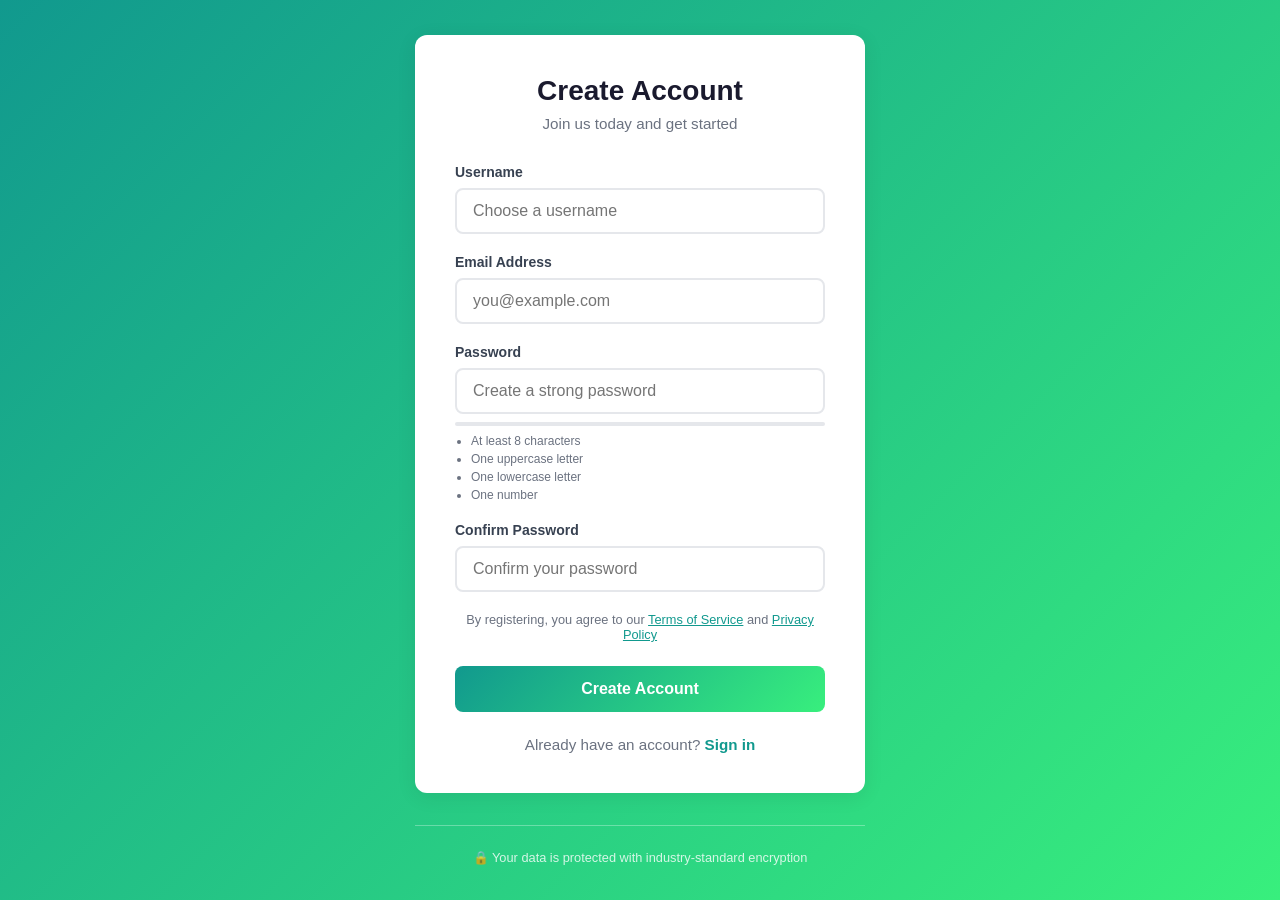
<file: demo/register-preview.html>
<!DOCTYPE html>
<html lang="zh-CN">
<head>
  <meta charset="UTF-8">
  <meta name="viewport" content="width=device-width, initial-scale=1.0">
  <title>注册界面 - OpenClaw</title>
  <style>
    * { margin: 0; padding: 0; box-sizing: border-box; }
    body {
      font-family: -apple-system, BlinkMacSystemFont, 'Segoe UI', Roboto, sans-serif;
      min-height: 100vh;
      display: flex;
      align-items: center;
      justify-content: center;
      background: linear-gradient(135deg, #11998e 0%, #38ef7d 100%);
      padding: 1rem;
    }
    .register-container { max-width: 450px; width: 100%; }
    .register-form {
      background: #ffffff;
      padding: 2.5rem;
      border-radius: 12px;
      box-shadow: 0 4px 20px rgba(0, 0, 0, 0.08);
    }
    .register-header { text-align: center; margin-bottom: 2rem; }
    .register-header h1 {
      font-size: 1.75rem; font-weight: 700; color: #1a1a2e; margin: 0 0 0.5rem 0;
    }
    .register-header p { color: #6b7280; font-size: 0.95rem; }
    .form-group { margin-bottom: 1.25rem; }
    .form-group label {
      display: block; font-size: 0.875rem; font-weight: 600; color: #374151; margin-bottom: 0.5rem;
    }
    .form-group input {
      width: 100%; padding: 0.75rem 1rem; font-size: 1rem;
      border: 2px solid #e5e7eb; border-radius: 8px; transition: all 0.2s ease;
    }
    .form-group input:focus {
      outline: none; border-color: #11998e; box-shadow: 0 0 0 3px rgba(17, 153, 142, 0.1);
    }
    .error-message { color: #ef4444; font-size: 0.8rem; margin-top: 0.375rem; display: none; }
    .error-message.visible { display: block; }
    .password-strength {
      height: 4px; background: #e5e7eb; border-radius: 2px; margin-top: 0.5rem; overflow: hidden;
    }
    .password-strength-bar {
      height: 100%; width: 0%; transition: all 0.3s ease; border-radius: 2px;
    }
    .password-strength-bar.weak { width: 25%; background: #ef4444; }
    .password-strength-bar.fair { width: 50%; background: #f59e0b; }
    .password-strength-bar.good { width: 75%; background: #3b82f6; }
    .password-strength-bar.strong { width: 100%; background: #10b981; }
    .password-requirements {
      font-size: 0.75rem; color: #6b7280; margin-top: 0.5rem;
    }
    .password-requirements ul { padding-left: 1rem; margin-top: 0.25rem; }
    .password-requirements li { margin-bottom: 0.25rem; }
    .password-requirements li.met { color: #10b981; }
    .password-requirements li.unmet { color: #9ca3af; }
    .submit-button {
      width: 100%; padding: 0.875rem 1.5rem; font-size: 1rem; font-weight: 600; color: #ffffff;
      background: linear-gradient(135deg, #11998e 0%, #38ef7d 100%);
      border: none; border-radius: 8px; cursor: pointer; transition: all 0.2s ease;
      display: flex; align-items: center; justify-content: center; gap: 0.5rem;
    }
    .submit-button:hover:not(:disabled) {
      transform: translateY(-1px); box-shadow: 0 4px 12px rgba(17, 153, 142, 0.4);
    }
    .submit-button:disabled { opacity: 0.6; cursor: not-allowed; transform: none; }
    .spinner {
      width: 1rem; height: 1rem; border: 2px solid rgba(255,255,255,0.3);
      border-top-color: #ffffff; border-radius: 50%; animation: spin 0.6s linear infinite;
    }
    @keyframes spin { to { transform: rotate(360deg); } }
    .login-link { text-align: center; margin-top: 1.5rem; color: #6b7280; font-size: 0.95rem; }
    .login-link button {
      background: none; border: none; color: #11998e; font-weight: 600;
      cursor: pointer; padding: 0; font-size: inherit;
    }
    .login-link button:hover { color: #0e7c72; text-decoration: underline; }
    .register-footer {
      text-align: center; margin-top: 2rem; padding-top: 1.5rem;
      border-top: 1px solid rgba(255,255,255,0.3);
    }
    .register-footer p { color: rgba(255,255,255,0.8); font-size: 0.8rem; }
    .success-container { text-align: center; padding: 2rem; }
    .success-icon { font-size: 4rem; margin-bottom: 1rem; }
    .success-container h2 { color: #1a1a2e; margin-bottom: 0.5rem; }
    .success-container p { color: #6b7280; margin-bottom: 1.5rem; }
    .terms {
      font-size: 0.8rem; color: #6b7280; margin-bottom: 1.5rem; text-align: center;
    }
    .terms a { color: #11998e; text-decoration: underline; }
    @media (max-width: 480px) {
      .register-container { padding: 0; }
      .register-form { padding: 1.5rem; }
    }
  </style>
</head>
<body>
  <div class="register-container">
    <form class="register-form" id="registerForm">
      <div class="register-header">
        <h1>Create Account</h1>
        <p>Join us today and get started</p>
      </div>

      <div class="form-group">
        <label for="username">Username</label>
        <input id="username" type="text" placeholder="Choose a username" autocomplete="username" />
        <span class="error-message" id="usernameError"></span>
      </div>

      <div class="form-group">
        <label for="email">Email Address</label>
        <input id="email" type="email" placeholder="you@example.com" autocomplete="email" />
        <span class="error-message" id="emailError"></span>
      </div>

      <div class="form-group">
        <label for="password">Password</label>
        <input id="password" type="password" placeholder="Create a strong password" autocomplete="new-password" />
        <div class="password-strength">
          <div class="password-strength-bar" id="strengthBar"></div>
        </div>
        <div class="password-requirements" id="passwordRequirements">
          <ul>
            <li id="req-length">At least 8 characters</li>
            <li id="req-upper">One uppercase letter</li>
            <li id="req-lower">One lowercase letter</li>
            <li id="req-number">One number</li>
          </ul>
        </div>
        <span class="error-message" id="passwordError"></span>
      </div>

      <div class="form-group">
        <label for="confirmPassword">Confirm Password</label>
        <input id="confirmPassword" type="password" placeholder="Confirm your password" autocomplete="new-password" />
        <span class="error-message" id="confirmError"></span>
      </div>

      <p class="terms">
        By registering, you agree to our <a href="#">Terms of Service</a> and <a href="#">Privacy Policy</a>
      </p>

      <div class="error-banner" id="errorBanner" style="display:none; background:#fef2f2; border:1px solid #fecaca; color:#dc2626; padding:0.875rem; border-radius:8px; margin-bottom:1.5rem; font-size:0.875rem;"></div>

      <button type="submit" class="submit-button" id="submitBtn">
        Create Account
      </button>

      <p class="login-link">
        Already have an account? <button type="button" id="loginBtn">Sign in</button>
      </p>
    </form>

    <div class="register-form success-container" id="successContainer" style="display: none;">
      <div class="success-icon">✅</div>
      <h2>Account Created!</h2>
      <p>Welcome aboard, <span id="usernameDisplay"></span>!</p>
      <p style="color: #10b981; font-weight: 600;">Check your email to verify your account.</p>
      <button class="submit-button" id="continueBtn" style="margin-top: 1.5rem;">Continue to Dashboard</button>
    </div>

    <div class="register-footer">
      <p>🔒 Your data is protected with industry-standard encryption</p>
    </div>
  </div>

  <script>
    const form = document.getElementById('registerForm');
    const usernameInput = document.getElementById('username');
    const emailInput = document.getElementById('email');
    const passwordInput = document.getElementById('password');
    const confirmInput = document.getElementById('confirmPassword');
    const strengthBar = document.getElementById('strengthBar');
    const submitBtn = document.getElementById('submitBtn');
    const successContainer = document.getElementById('successContainer');
    const usernameDisplay = document.getElementById('usernameDisplay');

    function validateUsername(username) {
      if (!username || username.trim().length < 3) return 'Username must be at least 3 characters';
      if (username.length > 30) return 'Username must be less than 30 characters';
      if (!/^[a-zA-Z0-9_]+$/.test(username)) return 'Username can only contain letters, numbers, and underscores';
      return null;
    }

    function validateEmail(email) {
      if (!email || email.trim().length === 0) return 'Email is required';
      if (!/^[^\s@]+@[^\s@]+\.[^\s@]+$/.test(email.trim())) return 'Please enter a valid email address';
      return null;
    }

    function getPasswordStrength(password) {
      let score = 0;
      if (password.length >= 8) score++;
      if (/[A-Z]/.test(password)) score++;
      if (/[a-z]/.test(password)) score++;
      if (/[0-9]/.test(password)) score++;
      if (/[^a-zA-Z0-9]/.test(password)) score++;
      return score;
    }

    function updateStrengthIndicator(password) {
      const strength = getPasswordStrength(password);
      strengthBar.className = 'password-strength-bar';
      if (strength <= 1) strengthBar.classList.add('weak');
      else if (strength === 2) strengthBar.classList.add('fair');
      else if (strength === 3) strengthBar.classList.add('good');
      else if (strength >= 4) strengthBar.classList.add('strong');

      document.getElementById('req-length').className = password.length >= 8 ? 'met' : 'unmet';
      document.getElementById('req-upper').className = /[A-Z]/.test(password) ? 'met' : 'unmet';
      document.getElementById('req-lower').className = /[a-z]/.test(password) ? 'met' : 'unmet';
      document.getElementById('req-number').className = /[0-9]/.test(password) ? 'met' : 'unmet';
    }

    function showError(id, message) {
      const el = document.getElementById(id);
      el.textContent = message;
      el.classList.add('visible');
    }

    function clearErrors() {
      document.querySelectorAll('.error-message').forEach(el => {
        el.textContent = '';
        el.classList.remove('visible');
      });
    }

    passwordInput.addEventListener('input', () => updateStrengthIndicator(passwordInput.value));

    form.addEventListener('submit', async (e) => {
      e.preventDefault();
      clearErrors();

      const username = usernameInput.value.trim();
      const email = emailInput.value.trim();
      const password = passwordInput.value;
      const confirm = confirmInput.value;

      let hasError = false;

      const usernameErr = validateUsername(username);
      if (usernameErr) { showError('usernameError', usernameErr); hasError = true; }

      const emailErr = validateEmail(email);
      if (emailErr) { showError('emailError', emailErr); hasError = true; }

      const strength = getPasswordStrength(password);
      if (strength < 4) { showError('passwordError', 'Please create a stronger password'); hasError = true; }

      if (password !== confirm) { showError('confirmError', 'Passwords do not match'); hasError = true; }

      if (hasError) return;

      submitBtn.disabled = true;
      submitBtn.innerHTML = '<span class="spinner"></span> Creating Account...';

      await new Promise(r => setTimeout(r, 2000));

      submitBtn.disabled = false;
      submitBtn.innerHTML = 'Create Account';
      form.style.display = 'none';
      successContainer.style.display = 'block';
      usernameDisplay.textContent = username;
    });

    document.getElementById('loginBtn').addEventListener('click', () => {
      alert('跳转到登录页面：login-preview.html');
    });

    document.getElementById('continueBtn').addEventListener('click', () => {
      alert('跳转到仪表盘页面');
    });

    [usernameInput, emailInput].forEach(input => {
      input.addEventListener('input', () => {
        document.getElementById(input.id + 'Error').classList.remove('visible');
      });
    });
  </script>
</body>
</html>
</file>
